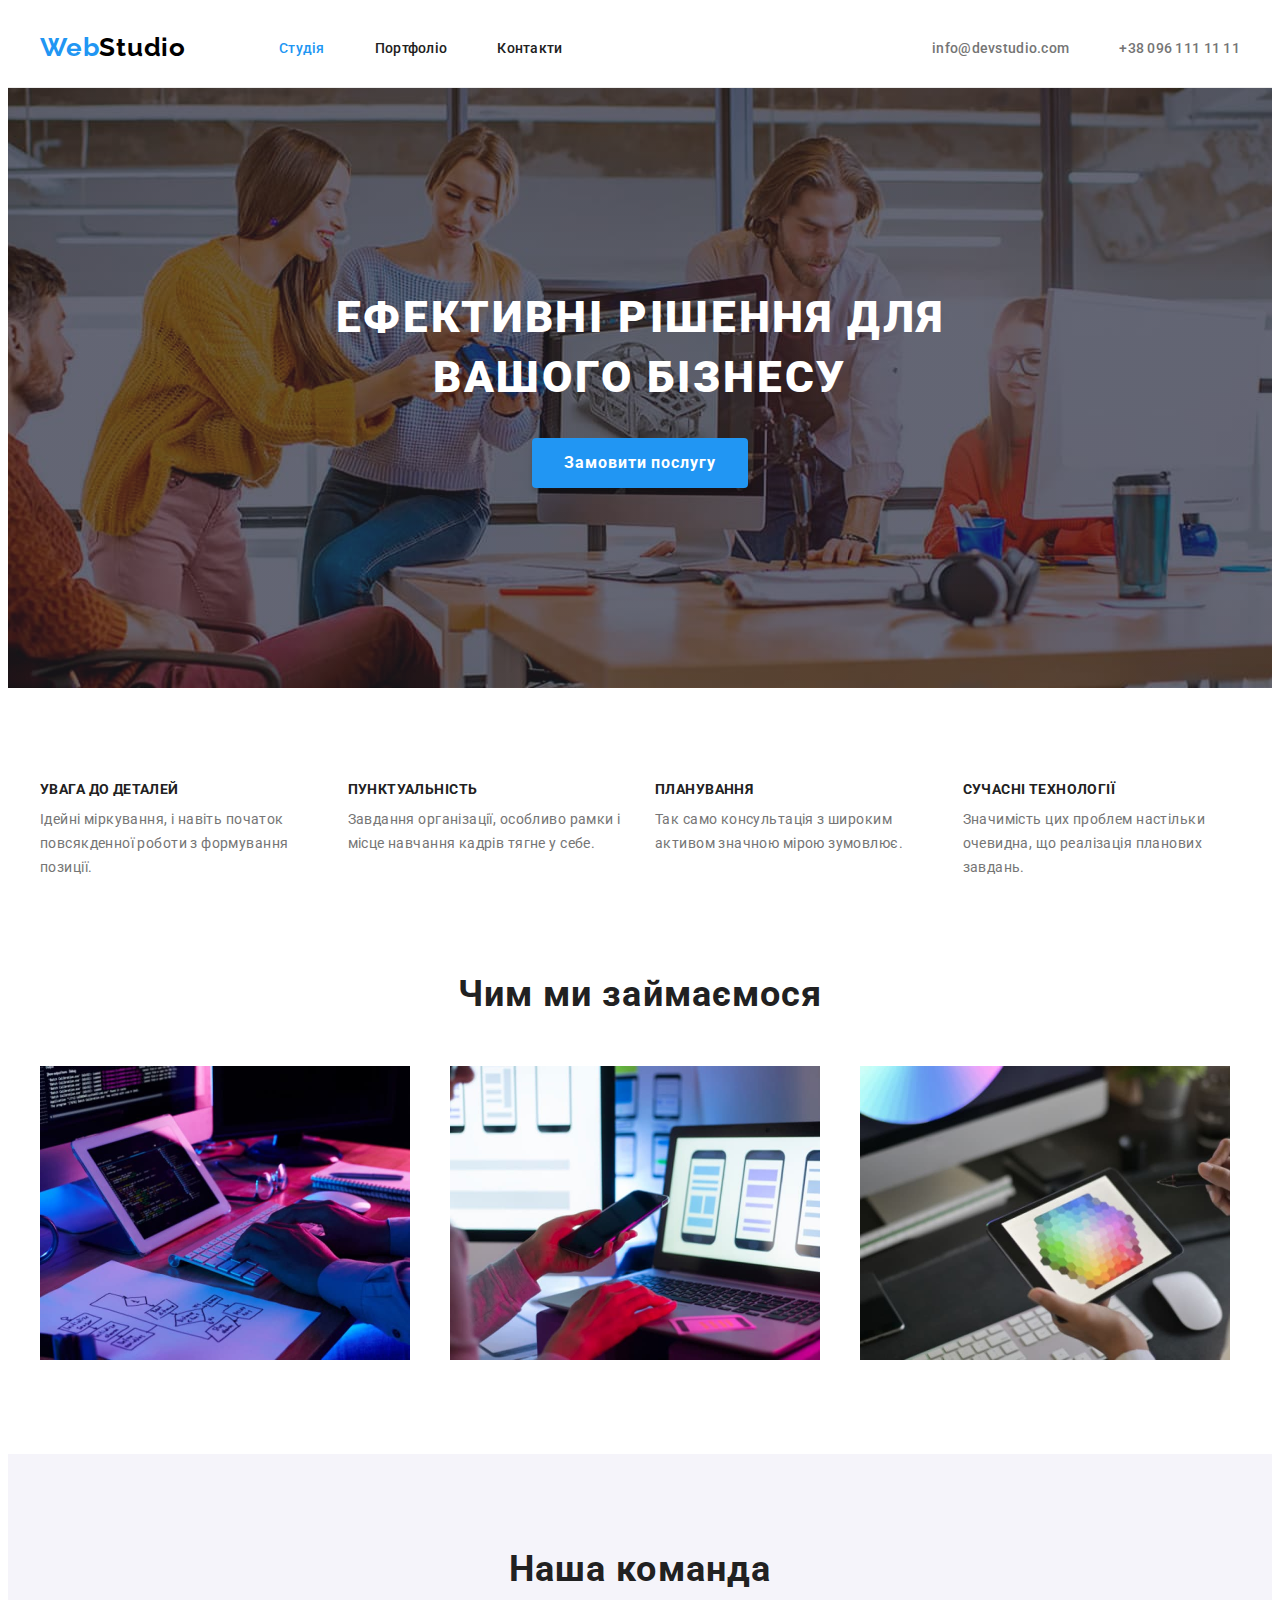
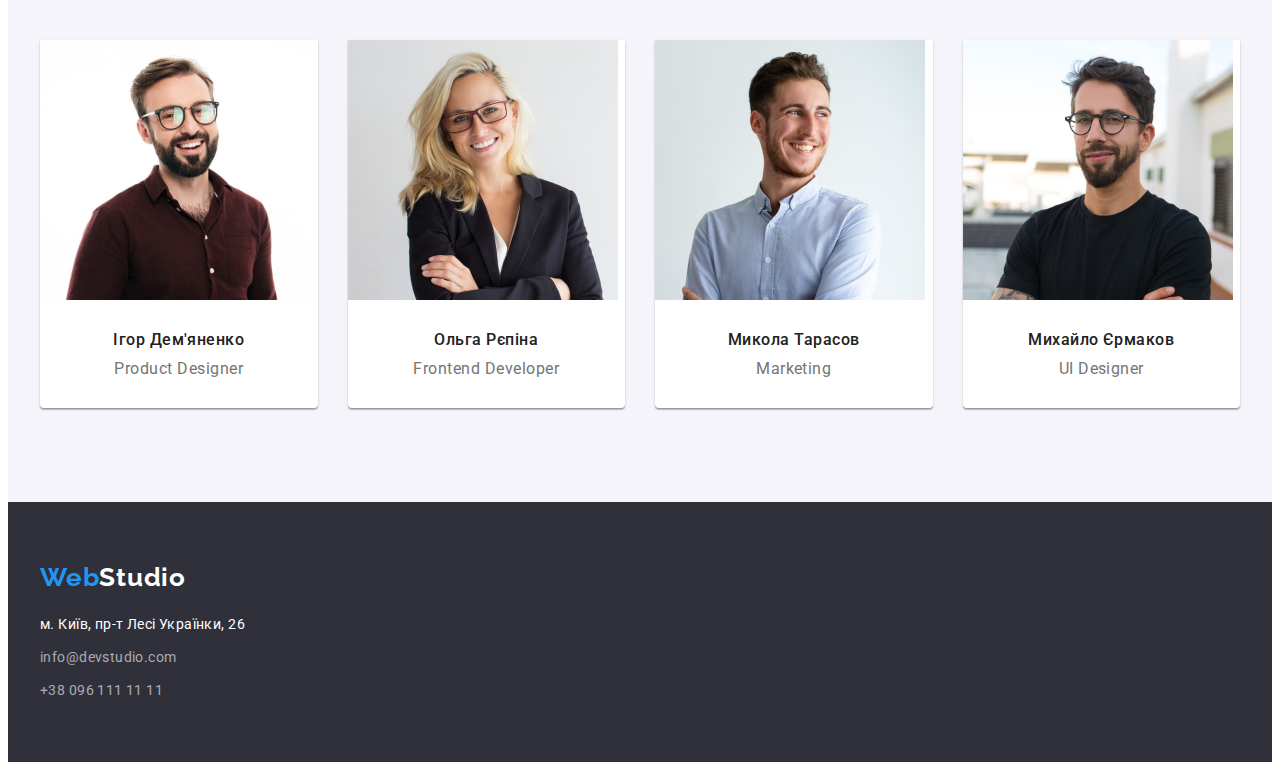
<file: index.html>
<!DOCTYPE html>
<html lang="uk">
  <head>
    <meta charset="UTF-8" />
    <meta http-equiv="X-UA-Compatible" content="IE=edge" />
    <meta name="viewport" content="width=device-width, initial-scale=1.0" />
    <title>WebStudio</title>
    <link rel="preconnect" href="https://fonts.googleapis.com" />
    <link rel="preconnect" href="https://fonts.gstatic.com" crossorigin />
    <link
      href="https://fonts.googleapis.com/css2?family=Montserrat:wght@400;700&family=Raleway:wght@700&family=Roboto:wght@400;500;700;900&display=swap"
      rel="stylesheet"
    />
    <link
      rel="stylesheet"
      href="https://cdnjs.cloudflare.com/ajax/libs/modern-normalize/1.1.0/modern-normalize.min.css"
      integrity="sha512-wpPYUAdjBVSE4KJnH1VR1HeZfpl1ub8YT/NKx4PuQ5NmX2tKuGu6U/JRp5y+Y8XG2tV+wKQpNHVUX03MfMFn9Q=="
      crossorigin="anonymous"
      referrerpolicy="no-referrer"
    />
    <link rel="stylesheet" href="./css/styles.css" />
  </head>
  <body>
    <header class="header">
      <div class="container header-container">
        <nav class="header-navigation">
          <a href="./index.html" class="header-logo"><span class="half-logo">Web</span>Studio</a>
          <ul class="list header-link-list">
            <li class="header-link-item">
              <a href="./index.html" class="nav-link link current">Студія</a>
            </li>
            <li class="header-link-item">
              <a href="./portfolio.html" class="nav-link link">Портфоліо</a>
            </li>
            <li class="header-link-item">
              <a href="" class="nav-link link">Контакти</a>
            </li>
          </ul>
        </nav>

        <ul class="list header-contacts-list">
          <li class="header-contacts-item">
            <a href="mailto:info@devstudio.com" class="header-link link">info@devstudio.com</a>
          </li>
          <li class="header-contacts-item">
            <a href="tel:+380961111111" class="header-link link">+38 096 111 11 11</a>
          </li>
        </ul>
      </div>
    </header>
    <main>
      <section class="hero-section section overlay">
        <div class="container">
          <h1 class="hero-title">Ефективні рішення для вашого бізнесу</h1>
          <button type="button" class="hero-button btn">Замовити послугу</button>
        </div>
      </section>

      <section class="benefit-section section">
        <div class="container">
          <h2 class="visually-hidden">Переваги</h2>
          <ul class="list benefit-list">
            <li class="benefit-item">
              <h3 class="benefit-title">Увага до деталей</h3>
              <p class="benefit-alt">
                Ідейні міркування, і навіть початок повсякденної роботи з формування позиції.
              </p>
            </li>
            <li class="benefit-item">
              <h3 class="benefit-title">Пунктуальність</h3>
              <p class="benefit-alt">
                Завдання організації, особливо рамки і місце навчання кадрів тягне у себе.
              </p>
            </li>
            <li class="benefit-item">
              <h3 class="benefit-title">Планування</h3>
              <p class="benefit-alt">
                Так само консультація з широким активом значною мірою зумовлює.
              </p>
            </li>
            <li class="benefit-item">
              <h3 class="benefit-title">Сучасні технології</h3>
              <p class="benefit-alt">
                Значимість цих проблем настільки очевидна, що реалізація планових завдань.
              </p>
            </li>
          </ul>
        </div>
      </section>
      <section class="process-section section">
        <div class="container">
          <h2 class="process-title">Чим ми займаємося</h2>
          <ul class="list process-list">
            <li class="process-item">
              <img
                src="./image/box-1.jpg"
                class="process-image"
                alt="кодинг"
                width="370"
                height="294"
              />
            </li>
            <li class="process-item">
              <img
                src="./image/box-2.jpg"
                class="process-image"
                alt="адаптація"
                width="370"
                height="294"
              />
            </li>
            <li class="process-item">
              <img
                src="./image/box-3.jpg"
                class="process-image"
                alt="дизайн"
                width="370"
                height="294"
              />
            </li>
          </ul>
        </div>
      </section>
      <section class="member-section section">
        <div class="container">
          <h2 class="member-main-title">Наша команда</h2>
          <ul class="list member-list">
            <li class="member-item">
              <img
                src="./image/product-designer.jpg"
                class="member-image"
                alt="хлопець в окулярах"
                width="270"
                height="260"
              />
              <div class="member-container">
                <h3 class="member-title">Ігор Дем'яненко</h3>
                <p class="member-alt" lang="en">Product Designer</p>
              </div>
            </li>
            <li class="member-item">
              <img
                src="./image/frontend-developer.jpg"
                class="member-image"
                alt="дівчина в окулярах"
                width="270"
                height="260"
              />
              <div class="member-container">
                <h3 class="member-title">Ольга Рєпіна</h3>
                <p class="member-alt" lang="en">Frontend Developer</p>
              </div>
            </li>
            <li class="member-item">
              <img
                src="./image/marketing.jpg"
                class="member-image"
                alt="хлопець посміхається"
                width="270"
                height="260"
              />
              <div class="member-container">
                <h3 class="member-title">Микола Тарасов</h3>
                <p class="member-alt" lang="en">Marketing</p>
              </div>
            </li>
            <li class="member-item">
              <img
                src="./image/ui-designer.jpg"
                class="member-image"
                alt="хлопець в окулярах"
                width="270"
                height="260"
              />
              <div class="member-container">
                <h3 class="member-title">Михайло Єрмаков</h3>
                <p class="member-alt" lang="en">UI Designer</p>
              </div>
            </li>
          </ul>
        </div>
      </section>
    </main>
    <footer class="footer">
      <div class="container">
        <a href="./index.html" class="footer-logo"><span class="half-logo">Web</span>Studio</a>
        <address class="address">
          <ul class="list address-list">
            <li class="address-item">
              <a
                href="https://goo.gl/maps/ud8NmV5yiws8x5bs8"
                target="_blank"
                rel="noopener noreferrer"
                class="address-link link"
                >м. Київ, пр-т Лесі Українки, 26</a
              >
            </li>
            <li class="address-item">
              <a href="mailto:info@devstudio.com" class="footer-link link">info@devstudio.com</a>
            </li>
            <li class="address-item">
              <a href="tel:+380961111111" class="footer-link link">+38 096 111 11 11</a>
            </li>
          </ul>
        </address>
      </div>
    </footer>
  </body>
</html>
</file>
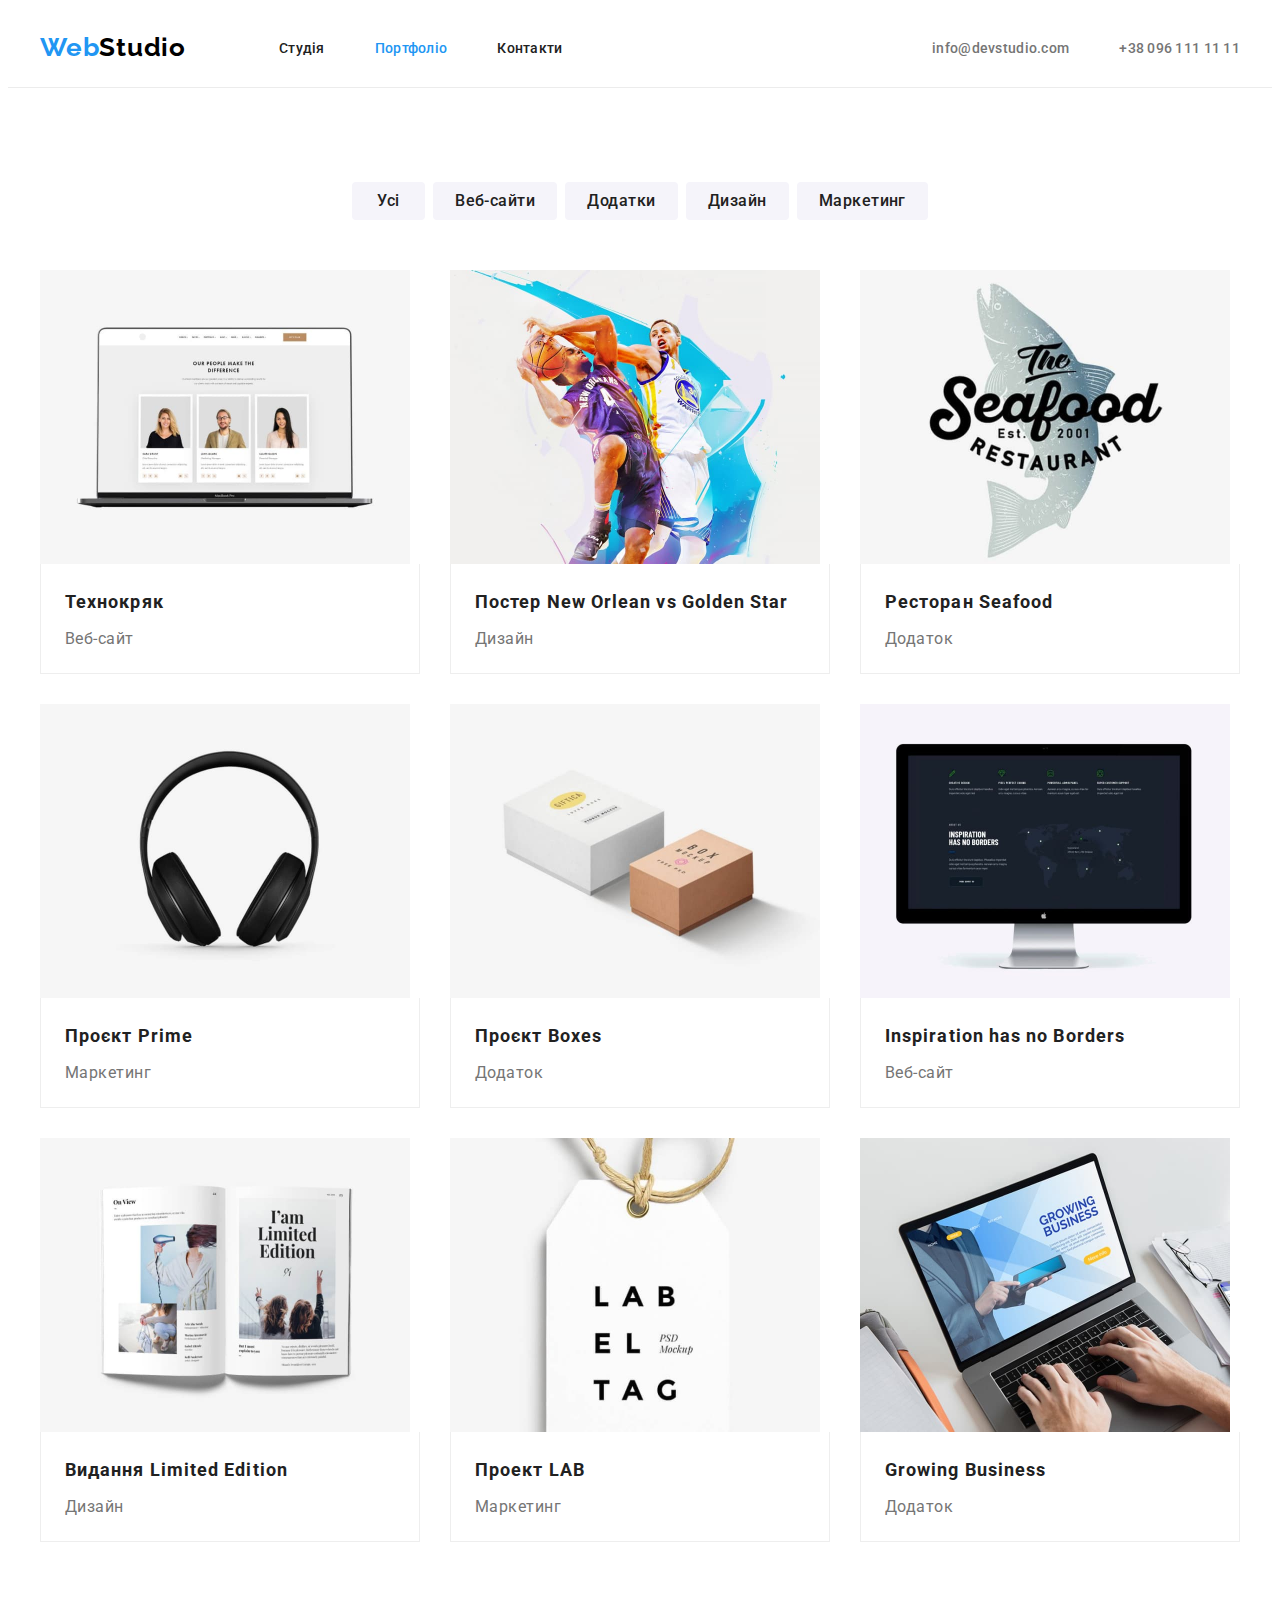
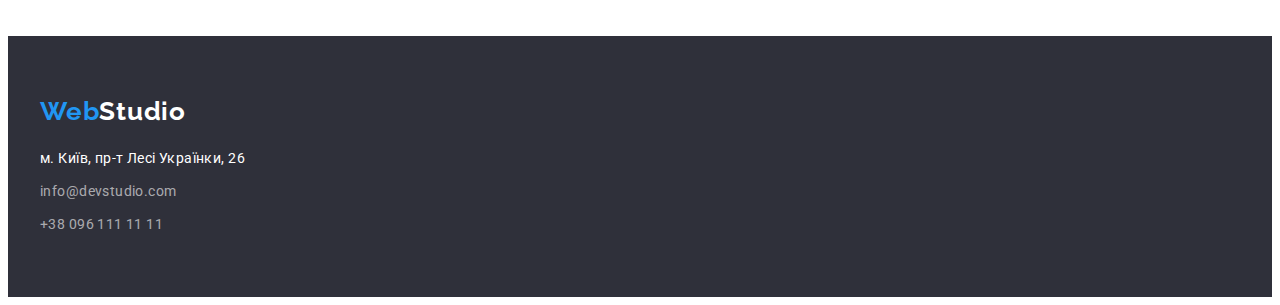
<file: portfolio.html>
<!DOCTYPE html>
<html lang="uk">
  <head>
    <meta charset="UTF-8" />
    <meta http-equiv="X-UA-Compatible" content="IE=edge" />
    <meta name="viewport" content="width=device-width, initial-scale=1.0" />
    <title>Портфоліо</title>
    <link rel="preconnect" href="https://fonts.googleapis.com" />
    <link rel="preconnect" href="https://fonts.gstatic.com" crossorigin />
    <link
      href="https://fonts.googleapis.com/css2?family=Montserrat:wght@400;700&family=Raleway:wght@700&family=Roboto:wght@400;500;700;900&display=swap"
      rel="stylesheet"
    />
    <link
      rel="stylesheet"
      href="https://cdnjs.cloudflare.com/ajax/libs/modern-normalize/1.1.0/modern-normalize.min.css"
      integrity="sha512-wpPYUAdjBVSE4KJnH1VR1HeZfpl1ub8YT/NKx4PuQ5NmX2tKuGu6U/JRp5y+Y8XG2tV+wKQpNHVUX03MfMFn9Q=="
      crossorigin="anonymous"
      referrerpolicy="no-referrer"
    />
    <link rel="stylesheet" href="./css/styles.css" />
  </head>
  <body>
    <header class="header">
      <div class="container header-container">
        <nav class="header-navigation">
          <a href="./index.html" class="header-logo"><span class="half-logo">Web</span>Studio</a>
          <ul class="list header-link-list">
            <li>
              <a href="./index.html" class="nav-link link">Студія</a>
            </li>
            <li>
              <a href="./portfolio.html" class="nav-link link current">Портфоліо</a>
            </li>
            <li>
              <a href="" class="nav-link link">Контакти</a>
            </li>
          </ul>
        </nav>

        <ul class="list header-contacts-list">
          <li>
            <a href="mailto:info@devstudio.com" class="header-link link">info@devstudio.com</a>
          </li>
          <li>
            <a href="tel:+380961111111" class="header-link link">+38 096 111 11 11</a>
          </li>
        </ul>
      </div>
    </header>
    <main>
      <section class="filter-section section">
        <div class="container">
          <h1 class="visually-hidden">Портфоліо</h1>
          <ul class="list filter-button-list">
            <li class="filter-button-item">
              <button type="button" class="filter-button btn">Усі</button>
            </li>
            <li class="filter-button-item">
              <button type="button" class="filter-button btn">Веб-сайти</button>
            </li>
            <li class="filter-button-item">
              <button type="button" class="filter-button btn">Додатки</button>
            </li>
            <li class="filter-button-item">
              <button type="button" class="filter-button btn">Дизайн</button>
            </li>
            <li class="filter-button-item">
              <button type="button" class="filter-button btn">Маркетинг</button>
            </li>
          </ul>
        </div>
        <div class="container">
          <ul class="list project-list">
            <li class="project-item">
              <img
                src="./image/work2/website.jpg"
                class="project-image"
                alt="ноутбук"
                width="370"
                height="294"
              />
              <div class="project-container">
                <h2 class="project-title">Технокряк</h2>
                <p class="project-alt">Веб-сайт</p>
              </div>
            </li>
            <li class="project-item">
              <img
                src="./image/work2/poster.jpg"
                class="project-image"
                alt="баскетбол"
                width="370"
                height="294"
              />
              <div class="project-container">
                <h2 class="project-title">
                  Постер <span lang="en">New Orlean vs Golden Star</span>
                </h2>
                <p class="project-alt">Дизайн</p>
              </div>
            </li>
            <li class="project-item">
              <img
                src="./image/work2/logo-seafood.jpg"
                class="project-image"
                alt="риба"
                width="370"
                height="294"
              />
              <div class="project-container">
                <h2 class="project-title">Ресторан <span lang="en">Seafood</span></h2>
                <p class="project-alt">Додаток</p>
              </div>
            </li>
            <li class="project-item">
              <img
                src="./image/work2/headphones.jpg"
                class="project-image"
                alt="навушники"
                width="370"
                height="294"
              />
              <div class="project-container">
                <h2 class="project-title">Проєкт <span lang="en">Prime</span></h2>
                <p class="project-alt">Маркетинг</p>
              </div>
            </li>
            <li class="project-item">
              <img
                src="./image/work2/boxes.jpg"
                class="project-image"
                alt="коробки"
                width="370"
                height="294"
              />
              <div class="project-container">
                <h2 class="project-title">Проєкт <span lang="en">Boxes</span></h2>
                <p class="project-alt">Додаток</p>
              </div>
            </li>
            <li class="project-item">
              <img
                src="./image/work2/monitor.jpg"
                class="project-image"
                alt="монітор"
                width="370"
                height="294"
              />
              <div class="project-container">
                <h2 class="project-title">
                  <span lang="en">Inspiration has no Borders</span>
                </h2>
                <p class="project-alt">Веб-сайт</p>
              </div>
            </li>
            <li class="project-item">
              <img
                src="./image/work2/edition.jpg"
                class="project-image"
                alt="книжка"
                width="370"
                height="294"
              />
              <div class="project-container">
                <h2 class="project-title">Видання <span lang="en">Limited Edition</span></h2>
                <p class="project-alt">Дизайн</p>
              </div>
            </li>
            <li class="project-item">
              <img
                src="./image/work2/projekt-lab.jpg"
                class="project-image"
                alt="етикетка"
                width="370"
                height="294"
              />
              <div class="project-container">
                <h2 class="project-title">Проект <span lang="en">LAB</span></h2>
                <p class="project-alt">Маркетинг</p>
              </div>
            </li>
            <li class="project-item">
              <img
                src="./image/work2/growing-business.jpg"
                class="project-image"
                alt="ноутбук"
                width="370"
                height="294"
              />
              <div class="project-container">
                <h2 class="project-title">
                  <span lang="en">Growing Business</span>
                </h2>
                <p class="project-alt">Додаток</p>
              </div>
            </li>
          </ul>
        </div>
      </section>
    </main>
    <footer class="footer">
      <div class="container">
        <a href="./index.html" class="footer-logo"><span class="half-logo">Web</span>Studio</a>
        <address class="address">
          <ul class="list address-list">
            <li class="address-item">
              <a
                href="https://goo.gl/maps/ud8NmV5yiws8x5bs8"
                target="_blank"
                rel="noopener noreferrer"
                class="address-link link"
                >м. Київ, пр-т Лесі Українки, 26</a
              >
            </li>
            <li class="address-item">
              <a href="mailto:info@devstudio.com" class="footer-link link">info@devstudio.com</a>
            </li>
            <li class="address-item">
              <a href="tel:+380961111111" class="footer-link link">+38 096 111 11 11</a>
            </li>
          </ul>
        </address>
      </div>
    </footer>
  </body>
</html>
</file>
<file: css/styles.css>
:root {
  --master-text-color: #212121;
  --slave-text-color: #757575;
  --accent-site-color: #2196f3;
  --pure-white-color: #ffffff;
}

body {
  font-family: 'roboto', sans-serif;
  color: var(--master-text-color);
  background-color: var(--pure-white-color);
}

p,
h1,
h2,
h3 {
  margin: 0;
}

ul {
  margin: 0;
  padding-left: 0;
}

.container {
  width: 1200px;
  margin: 0 auto;
  padding-left: 15px;
  padding-right: 15px;
  /* outline: 2px solid #2196f3; */
}
.overlay {
  max-width: 1600px;
  margin-left: auto;
  margin-right: auto;
  background-color: #c4c4c4;
  background-repeat: no-repeat;
  background-position: center;
  background-size: cover;
  background-image: linear-gradient(rgba(47, 48, 58, 0.4), rgba(47, 48, 58, 0.4)),
    url('../image/overlay.jpg');
}

.link {
  text-decoration: none;
}

.link:hover,
.link:focus {
  color: var(--accent-site-color);
}

.list {
  list-style: none;
}

.header {
  border-bottom: 1px solid #ececec;
}

.header-container {
  display: flex;
  align-items: center;
}

.header-navigation {
  display: flex;
  align-items: center;
}

.header-link-list {
  display: flex;
  align-items: center;
  gap: 50px;
}

/* .header-link-item {не задіяний} */

.header-contacts-list {
  display: flex;
  align-items: center;
  gap: 50px;
  margin-left: auto;
}

/* .header-contacts-item {не задіяний} */

.header-logo {
  font-family: 'Raleway';
  font-weight: 700;
  font-size: 26px;
  line-height: 1.19;
  letter-spacing: 0.03em;
  color: #000000;
  text-decoration: none;
  margin-right: 93px;
  padding-top: 24px;
  padding-bottom: 24px;
}

.half-logo {
  color: var(--accent-site-color);
}

.nav-link {
  font-weight: 500;
  font-size: 14px;
  line-height: 1.14;
  letter-spacing: 0.02em;
  color: var(--master-text-color);
  padding-top: 32px;
  padding-bottom: 32px;
}

.current {
  color: var(--accent-site-color);
}

.header-link {
  font-weight: 500;
  font-size: 14px;
  line-height: 1.14;
  letter-spacing: 0.02em;
  color: var(--slave-text-color);
  padding-top: 32px;
  padding-bottom: 32px;
}

.section {
  padding-top: 94px;
  padding-bottom: 94px;
}

.hero-section {
  background-color: #2f303a;
  padding-top: 200px;
  padding-bottom: 200px;
  text-align: center;
}

.hero-title {
  font-weight: 900;
  font-size: 44px;
  line-height: 1.36;
  letter-spacing: 0.06em;
  text-transform: uppercase;
  color: var(--pure-white-color);
  max-width: 696px;
  margin: 0 auto;
}

.hero-button {
  font-weight: 700;
  font-size: 16px;
  line-height: 1.88;
  letter-spacing: 0.06em;
  color: var(--pure-white-color);
  background-color: var(--accent-site-color);
  box-shadow: 0px 4px 4px rgba(0, 0, 0, 0.15);
  padding: 10px 32px;
  margin-top: 30px;
}

.hero-button:active {
  background-color: #188ce8;
}

.btn {
  cursor: pointer;
  font-family: inherit;
  /* Чи можна використовувати бордер 0? */
  border: 0px solid transparent;
  border-radius: 4px;
}

.benefit-section {
  padding-bottom: 0;
}

.benefit-list {
  display: flex;
  gap: 30px;
}

.benefit-item {
  width: calc((100% - 90px) / 4);
}

.benefit-title {
  font-weight: 700;
  font-size: 14px;
  line-height: 1.14;
  letter-spacing: 0.03em;
  text-transform: uppercase;
  margin-bottom: 10px;
}

.benefit-alt {
  font-size: 14px;
  line-height: 1.71;
  letter-spacing: 0.03em;
  color: var(--slave-text-color);
}

/* .process-section {не задіяний} */

.process-list {
  display: flex;
  gap: 30px;
}

.process-item {
  width: calc((100% - 60px) / 3);
}

.process-image {
  display: block;
  max-width: 100%;
  height: auto;
}

.process-title,
.member-main-title {
  font-weight: 700;
  font-size: 36px;
  line-height: 1.17;
  text-align: center;
  letter-spacing: 0.03em;
  margin-bottom: 50px;
}

.member-section {
  background-color: #f5f4fa;
}

.member-list {
  display: flex;
  gap: 30px;
}

.member-item {
  background-color: var(--pure-white-color);
  box-shadow: 0px 1px 3px rgba(0, 0, 0, 0.12), 0px 1px 1px rgba(0, 0, 0, 0.14),
    0px 2px 1px rgba(0, 0, 0, 0.2);
  width: calc((100% - 90px) / 4);
  border-radius: 0px 0px 4px 4px;
}

.member-image {
  display: block;
  max-width: 100%;
  height: auto;
}

.member-container {
  padding: 30px 0;
}

.member-title {
  font-weight: 500;
  font-size: 16px;
  line-height: 1.19;
  text-align: center;
  letter-spacing: 0.03em;
  margin-bottom: 10px;
}

.member-alt {
  font-size: 16px;
  line-height: 1.19;
  text-align: center;
  letter-spacing: 0.03em;
  color: var(--slave-text-color);
}

.footer {
  background-color: #2f303a;
  padding-top: 60px;
  padding-bottom: 60px;
}

.footer-logo {
  font-family: 'Raleway';
  font-weight: 700;
  font-size: 26px;
  line-height: 1.19;
  letter-spacing: 0.03em;
  color: var(--pure-white-color);
  text-decoration: none;
}

.address {
  margin-top: 20px;
}

/* .address-list {не задіяний} */

.address-item:not(:last-child) {
  margin-bottom: 9px;
}

.address-link {
  font-style: normal;
  font-size: 14px;
  line-height: 1.71;
  letter-spacing: 0.03em;
  color: var(--pure-white-color);
}

.footer-link {
  font-style: normal;
  font-size: 14px;
  line-height: 1.71;
  letter-spacing: 0.03em;
  color: rgba(255, 255, 255, 0.6);
}

.visually-hidden {
  position: absolute;
  white-space: nowrap;
  width: 1px;
  height: 1px;
  overflow: hidden;
  border: 0;
  padding: 0;
  clip: rect(0 0 0 0);
  clip-path: inset(50%);
  margin: -1px;
}

/* .filter-section {не задіяний} */

.filter-button-list {
  display: flex;
  gap: 8px;
  margin-bottom: 50px;
  justify-content: center;
}

/* .filter-button-item {не задіяний} */

.filter-button {
  font-weight: 500;
  font-size: 16px;
  line-height: 1.62;
  letter-spacing: 0.03em;
  color: var(--master-text-color);
  background-color: #f5f4fa;
  min-width: 73px;
  padding: 6px 22px;
}

.filter-button:hover,
.filter-button:focus {
  color: var(--pure-white-color);
  background-color: var(--accent-site-color);
  box-shadow: 0px 3px 1px rgba(0, 0, 0, 0.1), 0px 1px 2px rgba(0, 0, 0, 0.08),
    0px 2px 2px rgba(0, 0, 0, 0.12);
}

.project-list {
  display: flex;
  flex-wrap: wrap;
  gap: 30px;
}

.project-item {
  background-color: var(--pure-white-color);
  width: calc((100% - 60px) / 3);
}

.project-image {
  display: block;
  max-width: 100%;
  height: auto;
}

.project-container {
  border: 1px solid #eeeeee;
  border-top: none;
  padding: 20px 24px 19px 24px;
}

.project-title {
  font-weight: 700;
  font-size: 18px;
  line-height: 2;
  letter-spacing: 0.06em;
  color: var(--master-text-color);
  margin-bottom: 4px;
}

.project-alt {
  font-size: 16px;
  line-height: 1.88;
  letter-spacing: 0.03em;
  color: var(--slave-text-color);
}
</file>
